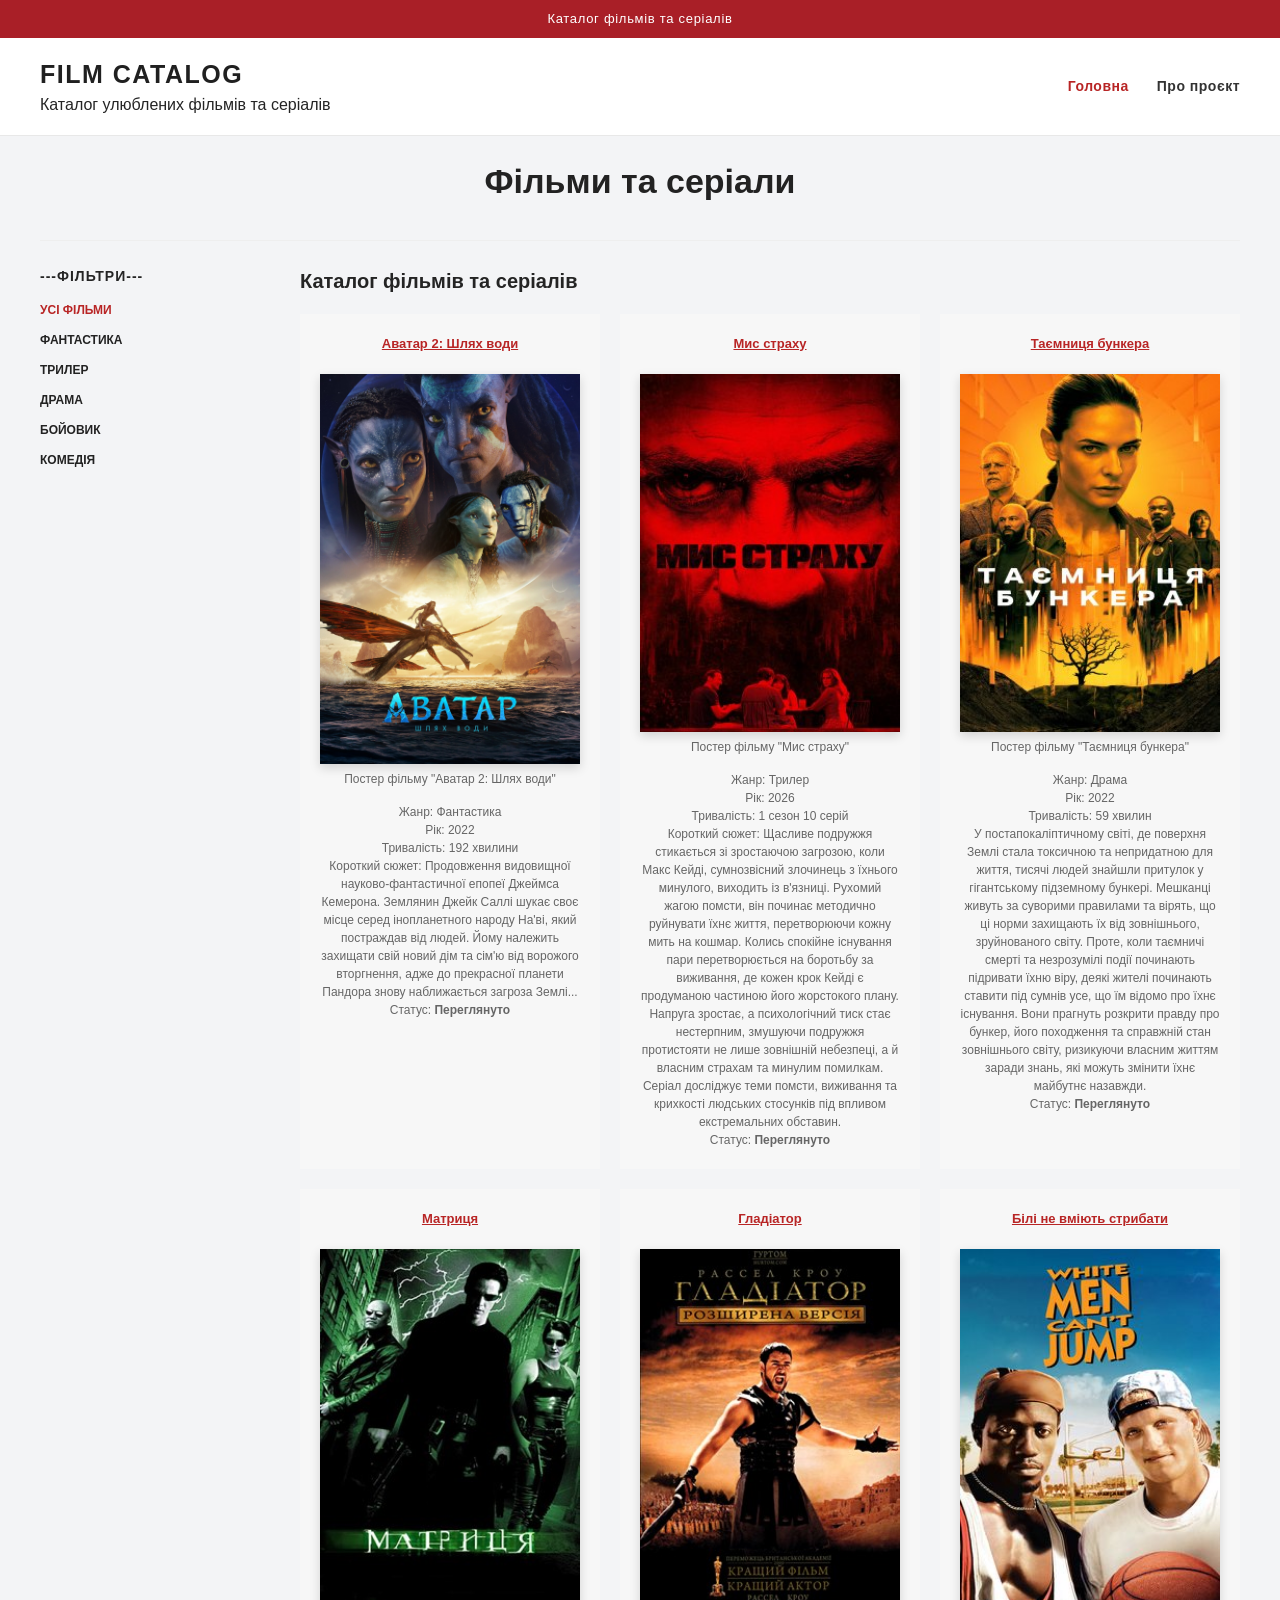
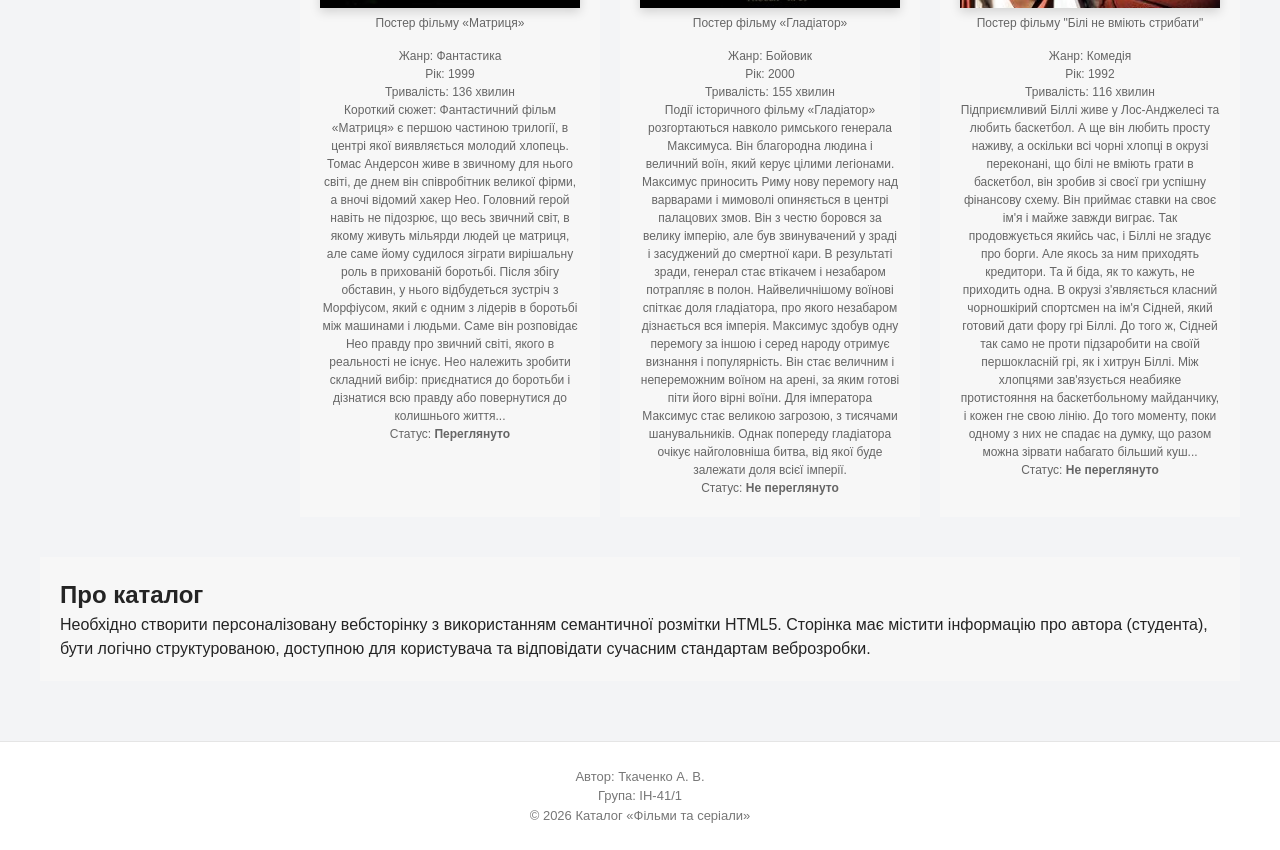
<file: index.html>
﻿<!DOCTYPE html>
<html lang="uk">
<head>
    <meta charset="UTF-8">
    <meta name="viewport" content="width=device-width, initial-scale=1.0">
    <title>Фільми та серіали</title>
    <link rel="stylesheet" href="style.css">
</head>

<body>

    <!-- Верхній банер -->
    <div class="top-bar">
        Каталог фільмів та серіалів
    </div>

    <!-- Шапка -->
    <header class="main-header" id="header">
        <div class="header-container">

            <div>
                <div class="logo">FILM CATALOG</div>
                <p class="header-info">Каталог улюблених фільмів та серіалів</p>
            </div>

            <nav class="top-nav" aria-label="Основна навігація">
    <ul>
        <li><a href="index.html" class="active" aria-current="page">Головна</a></li>
        <li><a href="about.html">Про проєкт</a></li>
    </ul>
</nav>

        </div>
    </header>


    <main id="main">

        <div class="site-container">

            <!-- Заголовок -->
            <section class="page-title-block">
                <h1 class="main-title">Фільми та серіали</h1>
                <p class="breadcrumbs">
                </p>
            </section>

            <div class="content-wrapper">

                <!-- Бічне меню -->
                <aside class="sidebar" id="filters">

                    <h2>---ФІЛЬТРИ---</h2>

                    <ul class="sidebar-menu">

                        <li class="active-category">
                            <a href="#catalog">Усі фільми</a>
                        </li>

                        <li>
                            <a href="#movie-1">Фантастика</a>
                        </li>

                        <li>
                            <a href="#movie-2">Трилер</a>
                        </li>

                        <li>
                            <a href="#movie-3">Драма</a>
                        </li>

                        <li>
                            <a href="#movie-5">Бойовик</a>
                        </li>

                        <li>
                            <a href="#movie-6">Комедія</a>
                        </li>

                    </ul>

                </aside>


                <!-- Каталог -->
                <section class="catalog-section" id="catalog">

                    <h2 class="catalog-title">
                        Каталог фільмів та серіалів
                    </h2>

                    <div class="catalog-grid">


                        <!-- Фільм 1 -->
                        <article class="movie-card" id="movie-1">

                            <header>
                                <h3><a href="details.html?id=movie-1">Аватар 2: Шлях води</a></h3>
                            </header>

                            <figure>
                                <img src="images/1.jpg"
                                   srcset="images/1.jpg 600w"
                                   sizes="(max-width: 600px) 100vw, 600px"
                                   alt="Постер фільму Аватар"
                                   title="Аватар 2: Шлях води"
                                   loading="lazy">

                                <figcaption>
                                    Постер фільму "Аватар 2: Шлях води"
                                </figcaption>
                            </figure>

                            <p>
                                Жанр:
                                <data value="фантастика">Фантастика</data>
                            </p>

                            <p>
                                Рік:
                                <time datetime="2022">2022</time>
                            </p>

                            <p>
                                Тривалість:
                                <data value="192">192 хвилини</data>
                            </p>

                            <p>
                                Короткий сюжет: Продовження видовищної науково-фантастичної епопеї Джеймса Кемерона. Землянин Джейк Саллі шукає своє місце серед інопланетного народу На'ві, який постраждав від людей. Йому належить захищати свій новий дім та сім'ю від ворожого вторгнення, адже до прекрасної планети Пандора знову наближається загроза Землі...
                            </p>

                            <p class="movie-status">
                                Статус:
                                <strong>Переглянуто</strong>
                            </p>

                        </article>


                        <!-- Фільм 2 -->
                        <article class="movie-card" id="movie-2">

                            <header>
                                <h3><a href="details.html?id=movie-2">Мис страху</a></h3>
                            </header>

                            <figure>
                                <img src="images/2.jpg"
                                   srcset="images/2.jpg 600w"
                                   sizes="(max-width: 600px) 100vw, 600px"
                                   alt="Постер фільму Мис страху"
                                   title="Мис страху"
                                   loading="lazy">

                                <figcaption>
                                    Постер фільму "Мис страху"
                                </figcaption>
                            </figure>

                            <p>
                                Жанр:
                                <data value="трилер">Трилер</data>
                            </p>

                            <p>
                                Рік:
                                <time datetime="2026">2026</time>
                            </p>

                            <p>
                                Тривалість:
                                <data value="148">1 сезон 10 серій</data>
                            </p>

                            <p>
                                Короткий сюжет: Щасливе подружжя стикається зі зростаючою загрозою, коли Макс Кейді, сумнозвісний злочинець з їхнього минулого, виходить із в'язниці. Рухомий жагою помсти, він починає методично руйнувати їхнє життя, перетворюючи кожну мить на кошмар. Колись спокійне існування пари перетворюється на боротьбу за виживання, де кожен крок Кейді є продуманою частиною його жорстокого плану. Напруга зростає, а психологічний тиск стає нестерпним, змушуючи подружжя протистояти не лише зовнішній небезпеці, а й власним страхам та минулим помилкам. Серіал досліджує теми помсти, виживання та крихкості людських стосунків під впливом екстремальних обставин.
                            </p>

                            <p class="movie-status">
                                Статус:
                                <strong>Переглянуто</strong>
                            </p>

                        </article>


                        <!-- Фільм 3 -->
                        <article class="movie-card" id="movie-3">

                            <header>
                                <h3><a href="details.html?id=movie-3">Таємниця бункера</a></h3>
                            </header>

                            <figure>
                                <img src="images/3.jpg"
                                    srcset="images/3.jpg 600w"
                                    sizes="(max-width: 600px) 100vw, 600px"
                                    alt="Постер фільму Таємниця бункера"
                                    title="Таємниця бункера"
                                    loading="lazy"
                                >

                                <figcaption>
                                    Постер фільму "Таємниця бункера"
                                </figcaption>
                            </figure>

                            <p>
                                Жанр:
                                <data value="драма">Драма</data>
                            </p>

                            <p>
                                Рік:
                                <time datetime="2022">2022</time>
                            </p>

                            <p>
                                Тривалість:
                                <data value="59">59 хвилин</data>
                            </p>

                            <p>
                                У постапокаліптичному світі, де поверхня Землі стала токсичною та непридатною для життя, тисячі людей знайшли притулок у гігантському підземному бункері. Мешканці живуть за суворими правилами та вірять, що ці норми захищають їх від зовнішнього, зруйнованого світу. Проте, коли таємничі смерті та незрозумілі події починають підривати їхню віру, деякі жителі починають ставити під сумнів усе, що їм відомо про їхнє існування. Вони прагнуть розкрити правду про бункер, його походження та справжній стан зовнішнього світу, ризикуючи власним життям заради знань, які можуть змінити їхнє майбутнє назавжди.
                            </p>

                            <p class="movie-status">
                                Статус:
                                <strong>Переглянуто</strong>
                            </p>

                        </article>


                        <!-- Фільм 4 -->
                        <article class="movie-card" id="movie-4">

                            <header>
                                <h3><a href="details.html?id=movie-4">Матриця</a></h3>
                            </header>

                            <figure>
                                <img src="images/4.jpg"
                                    srcset="images/4.jpg 600w"
                                    sizes="(max-width: 600px) 100vw, 600px"
                                    alt="Постер фільму Матриця"
                                    title="Матриця"
                                    loading="lazy"
                                >

                                <figcaption>
                                    Постер фільму «Матриця»
                                </figcaption>
                            </figure>

                            <p>
                                Жанр:
                                <data value="фантастика">Фантастика</data>
                            </p>

                            <p>
                                Рік:
                                <time datetime="1999">1999</time>
                            </p>

                            <p>
                                Тривалість:
                                <data value="136">136 хвилин</data>
                            </p>

                            <p>
                                Короткий сюжет: Фантастичний фільм «Матриця» є першою частиною трилогії, в центрі якої виявляється молодий хлопець. Томас Андерсон живе в звичному для нього світі, де днем ​​він співробітник великої фірми, а вночі відомий хакер Нео. Головний герой навіть не підозрює, що весь звичний світ, в якому живуть мільярди людей це матриця, але саме йому судилося зіграти вирішальну роль в прихованій боротьбі. Після збігу обставин, у нього відбудеться зустріч з Морфіусом, який є одним з лідерів в боротьбі між машинами і людьми. Саме він розповідає Нео правду про звичний світі, якого в реальності не існує. Нео належить зробити складний вибір: приєднатися до боротьби і дізнатися всю правду або повернутися до колишнього життя...
                            </p>

                            <p class="movie-status">
                                Статус:
                                <strong>Переглянуто</strong>
                            </p>

                        </article>


                        <!-- Фільм 5 -->
                        <article class="movie-card" id="movie-5">

                            <header>
                                <h3><a href="details.html?id=movie-5">Гладіатор</a></h3>
                            </header>

                            <figure>
                                <img
                                    s<img src="images/5.jpg"
                                    srcset="images/5.jpg 600w"
                                    sizes="(max-width: 600px) 100vw, 600px"
                                    alt="Постер фільму Гладіатор"
                                    title="Гладіатор"
                                    loading="lazy"
                                >

                                <figcaption>
                                    Постер фільму «Гладіатор»
                                </figcaption>
                            </figure>

                            <p>
                                Жанр:
                                <data value="бойовик">Бойовик</data>
                            </p>

                            <p>
                                Рік:
                                <time datetime="2000">2000</time>
                            </p>

                            <p>
                                Тривалість:
                                <data value="155">155 хвилин</data>
                            </p>

                            <p>
                                Події історичного фільму «Гладіатор» розгортаються навколо римського генерала Максимуса. Він благородна людина і величний воїн, який керує цілими легіонами. Максимус приносить Риму нову перемогу над варварами і мимоволі опиняється в центрі палацових змов. Він з честю боровся за велику імперію, але був звинувачений у зраді і засуджений до смертної кари. В результаті зради, генерал стає втікачем і незабаром потрапляє в полон.
Найвеличнішому воїнові спіткає доля гладіатора, про якого незабаром дізнається вся імперія. Максимус здобув одну перемогу за іншою і серед народу отримує визнання і популярність. Він стає величним і непереможним воїном на арені, за яким готові піти його вірні воїни. Для імператора Максимус стає великою загрозою, з тисячами шанувальників. Однак попереду гладіатора очікує найголовніша битва, від якої буде залежати доля всієї імперії.
                            </p>

                            <p class="movie-status">
                                Статус:
                                <strong>Не переглянуто</strong>
                            </p>

                        </article>


                        <!-- Фільм 6 -->
                        <article class="movie-card" id="movie-6">

                            <header>
                                <h3><a href="details.html?id=movie-6">Білі не вміють стрибати</a></h3>
                            </header>

                            <figure>
                                <img src="images/6.jpg"
                                    srcset="images/6.jpg 600w"
                                    sizes="(max-width: 600px) 100vw, 600px"
                                    alt="Постер фільму Білі не вміють стрибати"
                                    title="Білі не вміють стрибати"
                                    loading="lazy"
                                >

                                <figcaption>
                                    Постер фільму "Білі не вміють стрибати"
                                </figcaption>
                            </figure>

                            <p>
                                Жанр:
                                <data value="комедія">Комедія</data>
                            </p>

                            <p>
                                Рік:
                                <time datetime="1992">1992</time>
                            </p>

                            <p>
                                Тривалість:
                                <data value="116">116 хвилин</data>
                            </p>

                            <p>
                                Підприємливий Біллі живе у Лос-Анджелесі та любить баскетбол. А ще він любить просту наживу, а оскільки всі чорні хлопці в окрузі переконані, що білі не вміють грати в баскетбол, він зробив зі своєї гри успішну фінансову схему. Він приймає ставки на своє ім'я і майже завжди виграє. Так продовжується якийсь час, і Біллі не згадує про борги. Але якось за ним приходять кредитори. Та й біда, як то кажуть, не приходить одна. В окрузі з'являється класний чорношкірий спортсмен на ім'я Сідней, який готовий дати фору грі Біллі. До того ж, Сідней так само не проти підзаробити на своїй першокласній грі, як і хитрун Біллі. Між хлопцями зав'язується неабияке протистояння на баскетбольному майданчику, і кожен гне свою лінію. До того моменту, поки одному з них не спадає на думку, що разом можна зірвати набагато більший куш...
                            </p>

                            <p class="movie-status">
                                Статус:
                                <strong>Не переглянуто</strong>
                            </p>

                        </article>

                    </div>

                </section>

            </div>

            <aside class="about-section" id="about">

                <h2>Про каталог</h2>

                <p>
                    Необхідно створити персоналізовану вебсторінку з використанням семантичної розмітки HTML5. Сторінка має містити інформацію про автора (студента), бути логічно структурованою, доступною для користувача та відповідати сучасним стандартам веброзробки.
                </p>

            </aside>

        </div>

    </main>

    <footer class="main-footer" id="footer">

        <p>Автор: Ткаченко А. В.</p>

        <p>Група: ІН-41/1</p>

        <p>
            &copy;
            <time datetime="2026">2026</time>
            Каталог «Фільми та серіали»
        </p>

    </footer>

</body>
</html>
</file>
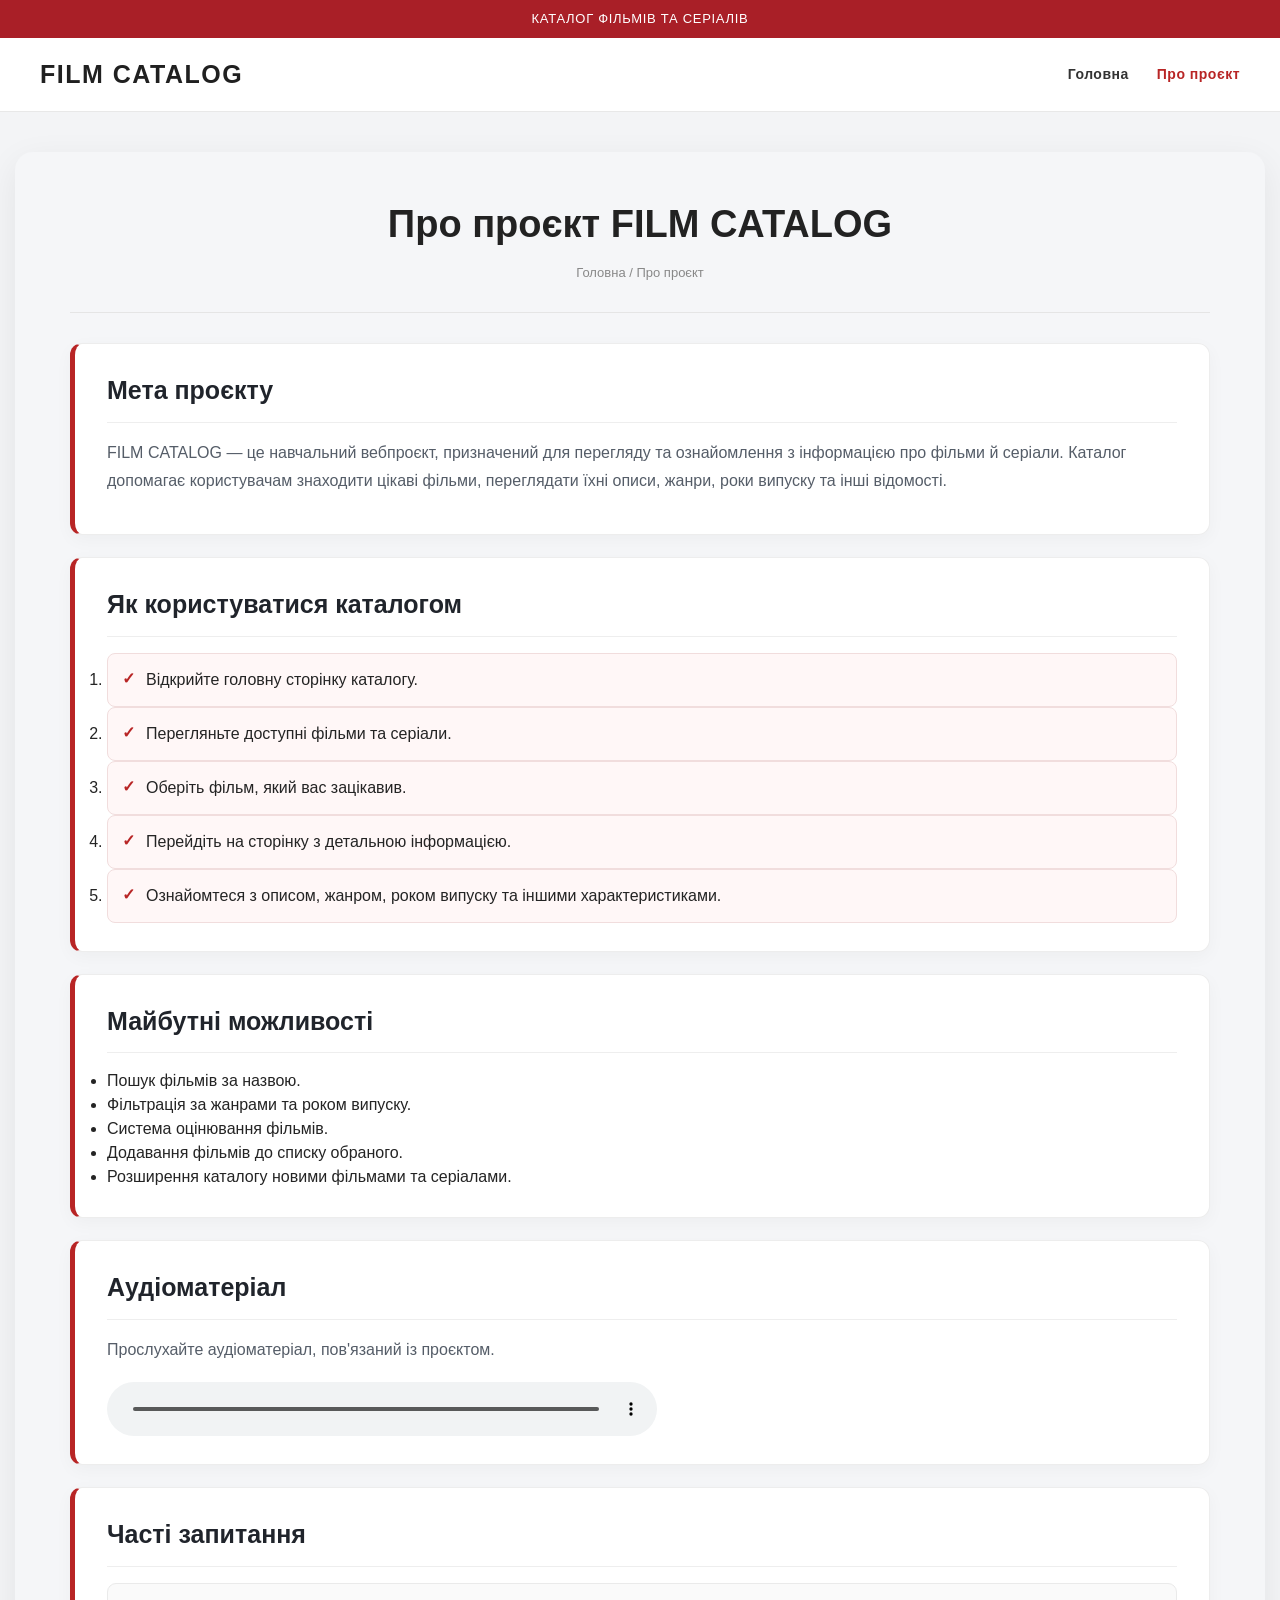
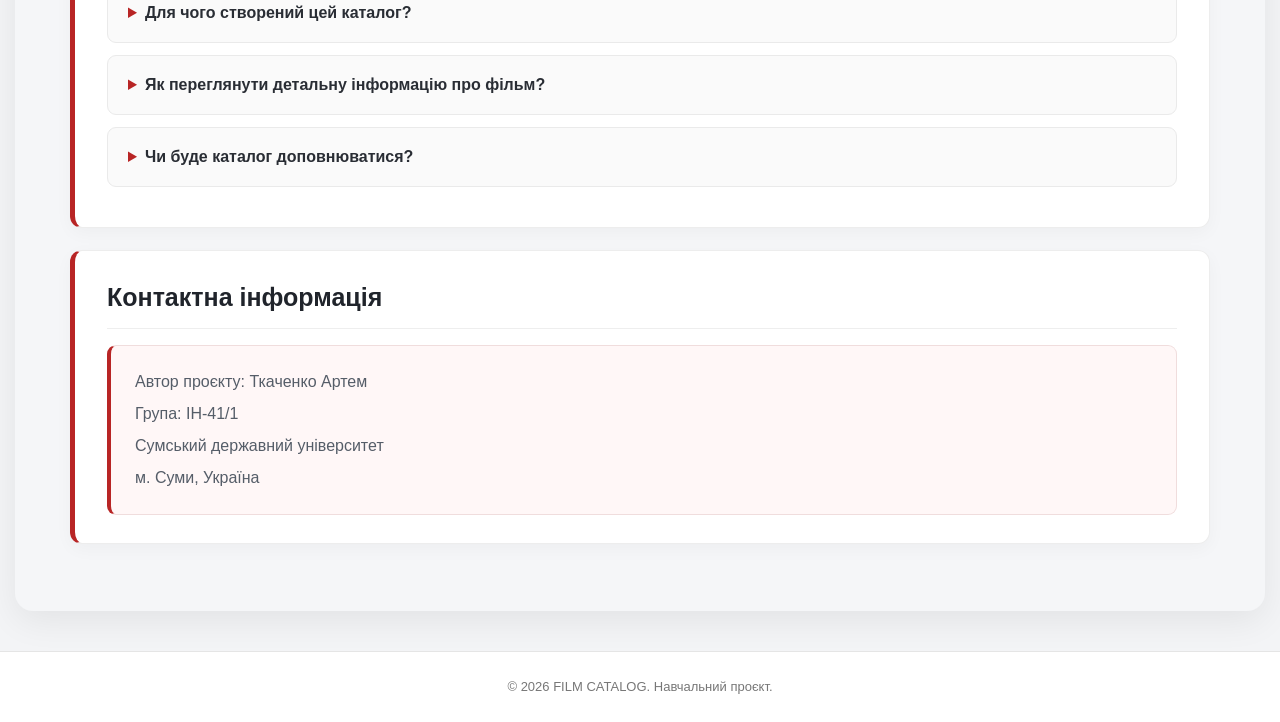
<file: about.html>
﻿<!DOCTYPE html>
<html lang="uk">
<head>
    <meta charset="UTF-8">
    <meta name="viewport" content="width=device-width, initial-scale=1.0">
    <meta name="description" content="Інформація про навчальний проєкт FILM CATALOG — каталог фільмів та серіалів.">
    <title>Про проєкт — FILM CATALOG</title>
    <link rel="icon" href="favicon.ico" type="image/x-icon">
    <link rel="stylesheet" href="style.css">
</head>
<body>

    <div class="top-bar">КАТАЛОГ ФІЛЬМІВ ТА СЕРІАЛІВ</div>

    <header class="main-header">
        <div class="header-container">
            <p class="logo">FILM CATALOG</p>

            <nav class="top-nav" aria-label="Основна навігація">
                <ul>
                    <li><a href="index.html">Головна</a></li>
                    <li><a href="about.html" class="active" aria-current="page">Про проєкт</a></li>
                </ul>
            </nav>
        </div>
    </header>

    <main class="site-container">
        <section class="page-title-block">
            <h1 class="main-title">Про проєкт FILM CATALOG</h1>
            <p class="breadcrumbs">Головна / Про проєкт</p>
        </section>

        <section>
            <h2>Мета проєкту</h2>
            <p>
                FILM CATALOG — це навчальний вебпроєкт, призначений для
                перегляду та ознайомлення з інформацією про фільми й серіали.
                Каталог допомагає користувачам знаходити цікаві фільми,
                переглядати їхні описи, жанри, роки випуску та інші відомості.
            </p>
        </section>

        <section>
            <h2>Як користуватися каталогом</h2>
            <ol>
                <li>Відкрийте головну сторінку каталогу.</li>
                <li>Перегляньте доступні фільми та серіали.</li>
                <li>Оберіть фільм, який вас зацікавив.</li>
                <li>Перейдіть на сторінку з детальною інформацією.</li>
                <li>Ознайомтеся з описом, жанром, роком випуску та іншими характеристиками.</li>
            </ol>
        </section>

        <section>
            <h2>Майбутні можливості</h2>
            <ul>
                <li>Пошук фільмів за назвою.</li>
                <li>Фільтрація за жанрами та роком випуску.</li>
                <li>Система оцінювання фільмів.</li>
                <li>Додавання фільмів до списку обраного.</li>
                <li>Розширення каталогу новими фільмами та серіалами.</li>
            </ul>
        </section>

        <section>
            <h2>Аудіоматеріал</h2>
            <p>Прослухайте аудіоматеріал, пов'язаний із проєктом.</p>
            <audio controls preload="metadata">
                <source src="media/audioo.mp3" type="audio/mpeg">
                Ваш браузер не підтримує відтворення аудіо.
            </audio>
        </section>

        <section>
            <h2>Часті запитання</h2>

            <details name="faq">
                <summary>Для чого створений цей каталог?</summary>
                <p>Каталог створений для перегляду інформації про фільми та серіали.</p>
            </details>

            <details name="faq">
                <summary>Як переглянути детальну інформацію про фільм?</summary>
                <p>На головній сторінці потрібно обрати назву фільму та перейти за посиланням.</p>
            </details>

            <details name="faq">
                <summary>Чи буде каталог доповнюватися?</summary>
                <p>Так, у майбутньому планується додавання нових фільмів і додаткових можливостей.</p>
            </details>
        </section>

        <section>
            <h2>Контактна інформація</h2>
            <address>
                Автор проєкту: Ткаченко Артем<br>
                Група: ІН-41/1<br>
                Сумський державний університет<br>
                м. Суми, Україна
            </address>
        </section>
    </main>

    <footer class="main-footer">
        <p>© 2026 FILM CATALOG. Навчальний проєкт.</p>
    </footer>

</body>
</html>
</file>
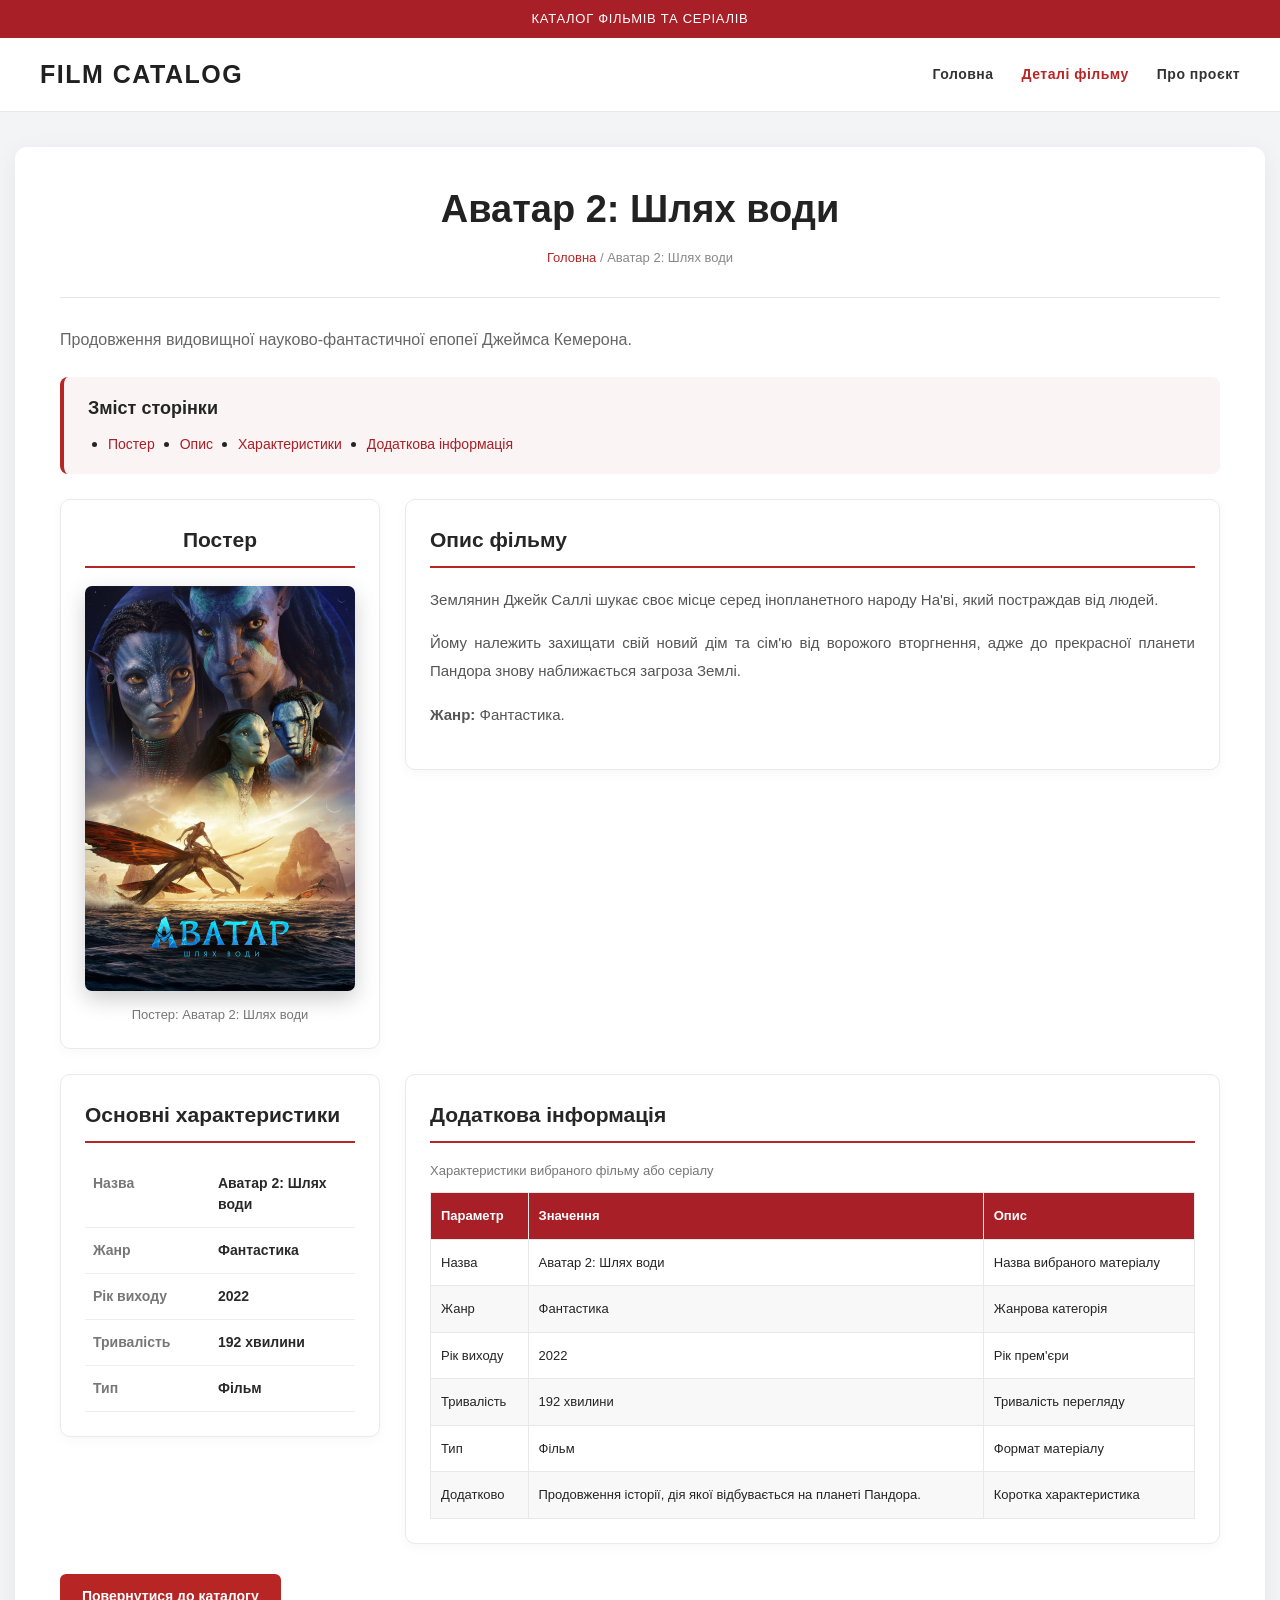
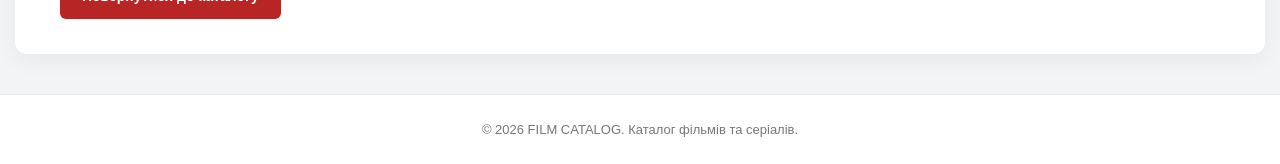
<file: details.html>
﻿<!DOCTYPE html>
<html lang="uk">
<head>
    <meta charset="UTF-8">
    <meta name="viewport" content="width=device-width, initial-scale=1.0">
    <meta name="description" content="Детальна інформація про фільми та серіали каталогу FILM CATALOG.">
    <title>Деталі фільму | FILM CATALOG</title>
    <link rel="icon" href="favicon.ico" type="image/x-icon">
    <link rel="stylesheet" href="style.css">
</head>
<body>
    <div class="top-bar">КАТАЛОГ ФІЛЬМІВ ТА СЕРІАЛІВ</div>

    <header class="main-header">
        <div class="header-container">
            <p class="logo">FILM CATALOG</p>
            <nav class="top-nav" aria-label="Основна навігація">
                <ul>
                    <li><a href="index.html">Головна</a></li>
                    <li><a href="details.html" class="active" aria-current="page">Деталі фільму</a></li>
                    <li><a href="about.html">Про проєкт</a></li>
                </ul>
            </nav>
        </div>
    </header>

    <main class="site-container">
        <section class="page-title-block">
            <h1 class="main-title" id="movie-title">Назва фільму</h1>
            <nav class="breadcrumbs" aria-label="Навігаційний ланцюжок">
                <a href="index.html">Головна</a> / <span id="breadcrumb-title">Деталі фільму</span>
            </nav>
        </section>

        <article>
            <header id="intro">
                <p id="movie-intro">Детальна інформація про вибраний фільм або серіал.</p>
            </header>

            <nav aria-label="Навігація сторінкою">
                <h2>Зміст сторінки</h2>
                <ul>
                    <li><a href="#poster">Постер</a></li>
                    <li><a href="#description">Опис</a></li>
                    <li><a href="#information">Характеристики</a></li>
                    <li><a href="#versions">Додаткова інформація</a></li>
                </ul>
            </nav>

            <section id="poster">
                <h2>Постер</h2>
                <figure>
                    <picture>
                        <source id="poster-png" srcset="images/1.png" type="image/png">
                        <img id="movie-poster" src="images/1.jpg" alt="Постер фільму" width="300" height="450" fetchpriority="high">
                    </picture>
                    <figcaption id="poster-caption">Постер фільму з каталогу</figcaption>
                </figure>
            </section>

            <section id="description">
                <h2>Опис фільму</h2>
                <p id="description-one"></p>
                <p id="description-two"></p>
                <p><strong>Жанр:</strong> <span id="movie-genre"></span>.</p>
            </section>

            <section id="information">
                <h2>Основні характеристики</h2>
                <dl>
                    <dt>Назва</dt>
                    <dd id="info-title"></dd>
                    <dt>Жанр</dt>
                    <dd id="info-genre"></dd>
                    <dt>Рік виходу</dt>
                    <dd id="info-year"></dd>
                    <dt>Тривалість</dt>
                    <dd id="info-duration"></dd>
                    <dt>Тип</dt>
                    <dd id="info-type"></dd>
                </dl>
            </section>

            <section id="versions">
                <h2>Додаткова інформація</h2>
                <table>
                    <caption>Характеристики вибраного фільму або серіалу</caption>
                    <thead>
                        <tr>
                            <th scope="col">Параметр</th>
                            <th scope="col">Значення</th>
                            <th scope="col">Опис</th>
                        </tr>
                    </thead>
                    <tbody id="movie-table">
                    </tbody>
                </table>
            </section>
        </article>

        <p><a href="index.html">Повернутися до каталогу</a></p>
    </main>

    <footer class="main-footer">
        <p>© 2026 FILM CATALOG. Каталог фільмів та серіалів.</p>
    </footer>

    <script>
        const movies = {
            "movie-1": {
                title: "Аватар 2: Шлях води",
                image: "images/1.jpg",
                png: "images/1.png",
                genre: "Фантастика",
                year: "2022",
                duration: "192 хвилини",
                type: "Фільм",
                intro: "Продовження видовищної науково-фантастичної епопеї Джеймса Кемерона.",
                description1: "Землянин Джейк Саллі шукає своє місце серед інопланетного народу На'ві, який постраждав від людей.",
                description2: "Йому належить захищати свій новий дім та сім'ю від ворожого вторгнення, адже до прекрасної планети Пандора знову наближається загроза Землі.",
                extra: "Продовження історії, дія якої відбувається на планеті Пандора."
            },
            "movie-2": {
                title: "Мис страху",
                image: "images/2.jpg",
                png: "images/2.png",
                genre: "Трилер",
                year: "2026",
                duration: "1 сезон 10 серій",
                type: "Серіал",
                intro: "Психологічний трилер про подружжя, минуле якого повертається у вигляді небезпечної загрози.",
                description1: "Щасливе подружжя стикається зі зростаючою загрозою, коли Макс Кейді, сумнозвісний злочинець з їхнього минулого, виходить із в'язниці.",
                description2: "Рухомий жагою помсти, він починає методично руйнувати їхнє життя. Напруга зростає, змушуючи подружжя протистояти власним страхам та минулим помилкам.",
                extra: "Сюжет досліджує теми помсти, виживання та людських стосунків."
            },
            "movie-3": {
                title: "Таємниця бункера",
                image: "images/3.jpg",
                png: "images/3.png",
                genre: "Драма",
                year: "2022",
                duration: "59 хвилин",
                type: "Фільм",
                intro: "Драматична історія, представлена в каталозі.",
                description1: "Події розгортаються навколо загадкового бункера, який приховує важливі таємниці.",
                description2: "Героям доводиться поступово розкривати обставини подій та приймати непрості рішення.",
                extra: "Жанрова категорія — драма."
            },
            "movie-4": {
                title: "Матриця",
                image: "images/4.jpg",
                png: "images/4.png",
                genre: "Фантастика",
                year: "1999",
                duration: "136 хвилин",
                type: "Фільм",
                intro: "Науково-фантастичний фільм про реальність, технології та людську свідомість.",
                description1: "Програміст Томас Андерсон веде подвійне життя, а згодом дізнається, що звичний світ не є таким, яким здається.",
                description2: "Перед ним постає вибір: залишитися в ілюзії або дізнатися правду про світ, у якому він живе.",
                extra: "Фільм порушує питання природи реальності та свободи вибору."
            },
            "movie-5": {
                title: "Гладіатор",
                image: "images/5.jpg",
                png: "images/5.png",
                genre: "Бойовик",
                year: "2000",
                duration: "155 хвилин",
                type: "Фільм",
                intro: "Історичний фільм про боротьбу, честь і прагнення до справедливості.",
                description1: "Римський полководець Максимус після зради втрачає своє становище та свободу.",
                description2: "Ставши гладіатором, він прагне відновити справедливість і помститися за зруйноване життя.",
                extra: "У центрі сюжету — боротьба головного героя за честь і справедливість."
            },
            "movie-6": {
                title: "Білі не вміють стрибати",
                image: "images/6.jpg",
                png: "images/6.png",
                genre: "Комедія",
                year: "1992",
                duration: "116 хвилин",
                type: "Фільм",
                intro: "Спортивна комедія, присвячена баскетболу та взаєминам людей.",
                description1: "Історія розповідає про гравців у вуличний баскетбол, які об'єднуються заради спільної мети.",
                description2: "Герої використовують свої спортивні навички, почуття гумору та хитрість, щоб досягти успіху.",
                extra: "Фільм поєднує спортивні змагання, комедійні ситуації та історію партнерства."
            }
        };

        const params = new URLSearchParams(window.location.search);
        const movieId = params.get("id") || "movie-1";
        const movie = movies[movieId] || movies["movie-1"];

        document.title = movie.title + " — детальна інформація | FILM CATALOG";
        document.querySelector('meta[name="description"]').content = "Детальна інформація про " + movie.title + ": опис, жанр, рік виходу та тривалість.";
        document.getElementById("movie-title").textContent = movie.title;
        document.getElementById("breadcrumb-title").textContent = movie.title;
        document.getElementById("movie-intro").textContent = movie.intro;
        document.getElementById("movie-poster").src = movie.image;
        document.getElementById("movie-poster").alt = "Постер: " + movie.title;
        document.getElementById("poster-png").srcset = movie.png;
        document.getElementById("poster-caption").textContent = "Постер: " + movie.title;
        document.getElementById("description-one").textContent = movie.description1;
        document.getElementById("description-two").textContent = movie.description2;
        document.getElementById("movie-genre").textContent = movie.genre;

        document.getElementById("info-title").textContent = movie.title;
        document.getElementById("info-genre").textContent = movie.genre;
        document.getElementById("info-year").textContent = movie.year;
        document.getElementById("info-duration").textContent = movie.duration;
        document.getElementById("info-type").textContent = movie.type;

        const rows = [
            ["Назва", movie.title, "Назва вибраного матеріалу"],
            ["Жанр", movie.genre, "Жанрова категорія"],
            ["Рік виходу", movie.year, "Рік прем'єри"],
            ["Тривалість", movie.duration, "Тривалість перегляду"],
            ["Тип", movie.type, "Формат матеріалу"],
            ["Додатково", movie.extra, "Коротка характеристика"]
        ];

        const tableBody = document.getElementById("movie-table");

        rows.forEach(function(row) {
            const tr = document.createElement("tr");

            row.forEach(function(value) {
                const td = document.createElement("td");
                td.textContent = value;
                tr.appendChild(td);
            });

            tableBody.appendChild(tr);
        });
    </script>
</body>
</html>
</file>
<file: style.css>
﻿/* Загальні налаштування */
* {
    box-sizing: border-box;
    margin: 0;
    padding: 0;
}

body {
    font-family: 'Segoe UI', Arial, sans-serif;
    color: #222;
    background-color: #ffffff;
    line-height: 1.5;
}

/* Верхній червоний банер */
.top-bar {
    background-color: #b82525;
    color: #ffffff;
    text-align: center;
    padding: 6px 15px;
    font-size: 13px;
    font-weight: 500;
}

/* Шапка та навігація */
.main-header {
    border-bottom: 1px solid #e5e5e5;
    padding: 15px 40px;
}

.header-container {
    display: flex;
    justify-content: space-between;
    align-items: center;
    max-width: 1400px;
    margin: 0 auto;
}

.logo {
    font-size: 22px;
    font-weight: 900;
    letter-spacing: 1px;
}

.top-nav ul {
    display: flex;
    list-style: none;
    gap: 15px;
}

.top-nav a {
    text-decoration: none;
    color: #111;
    font-size: 12px;
    font-weight: 700;
    letter-spacing: 0.5px;
}

.top-nav a.active,
.top-nav a:hover {
    color: #b82525;
}

/* Контейнер сторінки */
.site-container {
    max-width: 1400px;
    margin: 0 auto;
    padding: 20px 40px;
}

/* Заголовок сторінки */
.page-title-block {
    text-align: center;
    margin-bottom: 30px;
}

.main-title {
    font-size: 26px;
    font-weight: 800;
    margin-bottom: 8px;
}

.breadcrumbs {
    font-size: 13px;
    color: #777;
}

/* Двоколонкова структура */
.content-wrapper {
    display: flex;
    gap: 40px;
    align-items: flex-start;
}

/* Бічне меню */
.sidebar {
    width: 220px;
    flex-shrink: 0;
}

.sidebar h2 {
    font-size: 14px;
    margin-bottom: 10px;
    letter-spacing: 1px;
}

.sidebar-menu {
    list-style: none;
}

.sidebar-menu li {
    margin-bottom: 6px;
}

.sidebar-menu a {
    text-decoration: none;
    color: #222;
    font-size: 12px;
    font-weight: 700;
    text-transform: uppercase;
}

.sidebar-menu a:hover,
.sidebar-menu .active-category > a {
    color: #b82525;
}

.sub-menu {
    list-style: none;
    padding-left: 10px;
    margin-top: 5px;
}

.sub-menu li {
    margin-bottom: 4px;
}

.sub-menu a {
    font-weight: 400;
    text-transform: none;
    color: #555;
}

/* Каталог */
.catalog-section {
    flex: 1;
    min-width: 0;
}

.catalog-title {
    font-size: 20px;
    margin-bottom: 18px;
}

.catalog-grid {
    display: grid;
    grid-template-columns: repeat(3, minmax(0, 1fr));
    gap: 20px;
    width: 100%;
}

/* Картки фільмів */
.movie-card {
    background-color: #f7f7f7;
    padding: 20px;
    display: flex;
    flex-direction: column;
    align-items: center;
    text-align: center;
    min-width: 0;
}

.movie-card header {
    width: 100%;
    margin-bottom: 12px;
}

.movie-card h3 {
    font-size: 13px;
    font-weight: 600;
    color: #333;
    margin-bottom: 8px;
}

.movie-card img {
    width: 100%;
    height: auto;
    display: block;
    box-shadow: 0 4px 10px rgba(0, 0, 0, 0.15);
}

.movie-card figure {
    width: 100%;
    margin: 0 0 15px;
}

.movie-card figcaption {
    font-size: 12px;
    color: #666;
    margin-top: 6px;
}

/* Інформація в картках */
.movie-card p,
.movie-card li {
    font-size: 12px;
    color: #666;
}

.movie-card a {
    color: #b82525;
}

/* Блок про каталог */
.about-section {
    margin-top: 40px;
    padding: 20px;
    background: #f7f7f7;
}

/* Підвал */
.main-footer {
    border-top: 1px solid #e5e5e5;
    text-align: center;
    padding: 20px;
    margin-top: 40px;
    font-size: 13px;
    color: #666;
}

/* Адаптація */
@media (max-width: 1000px) {
    .content-wrapper {
        gap: 25px;
    }

    .catalog-grid {
        grid-template-columns: repeat(2, minmax(0, 1fr));
    }
}

@media (max-width: 650px) {
    .main-header {
        padding: 15px 20px;
    }

    .header-container {
        flex-direction: column;
        gap: 15px;
    }

    .site-container {
        padding: 20px;
    }

    .content-wrapper {
        flex-direction: column;
    }

    .sidebar {
        width: 100%;
    }

    .sidebar-menu {
        display: flex;
        flex-wrap: wrap;
        gap: 10px 15px;
    }

    .catalog-grid {
        grid-template-columns: 1fr;
    }
}

body {
    background: #f3f4f6;
    color: #242424;
    font-family: 'Segoe UI', Arial, sans-serif;
}

.top-bar {
    background: #a91f27;
    color: #fff;
    padding: 9px 15px;
    font-size: 13px;
    letter-spacing: 0.7px;
}

.main-header {
    background: #fff;
    border-bottom: 1px solid #e8e8e8;
    padding: 18px 40px;
}

.logo {
    color: #202020;
    font-size: 25px;
    font-weight: 900;
    letter-spacing: 1.5px;
}

.top-nav ul {
    display: flex;
    align-items: center;
    gap: 28px;
}

.top-nav a {
    color: #333;
    font-size: 14px;
    font-weight: 700;
    transition: color 0.2s ease;
}

.top-nav a.active,
.top-nav a:hover {
    color: #b82525;
}

main.site-container {
    max-width: 1250px;
    margin: 35px auto;
    padding: 35px 45px;
    background: #fff;
    border-radius: 12px;
    box-shadow: 0 5px 25px rgba(0, 0, 0, 0.06);
}

.page-title-block {
    padding-bottom: 25px;
    margin-bottom: 25px;
    border-bottom: 1px solid #eee;
}

.main-title {
    color: #222;
    font-size: 34px;
    font-weight: 800;
}

.breadcrumbs {
    color: #888;
    font-size: 13px;
}

.breadcrumbs a {
    color: #b82525;
    text-decoration: none;
}

main.site-container > article {
    display: grid;
    grid-template-columns: 320px minmax(0, 1fr);
    grid-template-areas:
        "intro intro"
        "navigation navigation"
        "poster description"
        "information versions";
    gap: 25px;
    align-items: start;
}

main.site-container > article > header {
    grid-area: intro;
    color: #666;
    font-size: 16px;
}

main.site-container > article > nav {
    grid-area: navigation;
    background: #faf4f4;
    border-left: 4px solid #b82525;
    border-radius: 8px;
    padding: 18px 24px;
}

main.site-container > article > nav h2 {
    font-size: 18px;
    margin-bottom: 10px;
}

main.site-container > article > nav ul {
    display: flex;
    flex-wrap: wrap;
    gap: 12px 25px;
    padding-left: 20px;
}

main.site-container > article > nav a {
    color: #a91f27;
    text-decoration: none;
    font-size: 14px;
}

main.site-container > article > nav a:hover {
    text-decoration: underline;
}

main.site-container > article > section {
    background: #fff;
    border: 1px solid #eaeaea;
    border-radius: 10px;
    padding: 24px;
    box-shadow: 0 3px 12px rgba(0, 0, 0, 0.035);
    min-width: 0;
}

#poster {
    grid-area: poster;
    text-align: center;
}

#description {
    grid-area: description;
}

#information {
    grid-area: information;
}

#versions {
    grid-area: versions;
}

main.site-container > article > section h2 {
    font-size: 21px;
    margin-bottom: 18px;
    color: #262626;
    padding-bottom: 10px;
    border-bottom: 2px solid #b82525;
}

#description p {
    color: #555;
    font-size: 15px;
    line-height: 1.85;
    margin-bottom: 16px;
    text-align: justify;
}

#poster figure {
    margin: 0;
}

#poster picture {
    display: block;
}

#poster img {
    display: block;
    width: 100%;
    max-width: 280px;
    height: auto;
    margin: 0 auto;
    border-radius: 7px;
    box-shadow: 0 8px 22px rgba(0, 0, 0, 0.2);
}

#poster figcaption {
    margin-top: 14px;
    color: #777;
    font-size: 13px;
}

#information dl {
    display: grid;
    grid-template-columns: 125px minmax(0, 1fr);
    gap: 0;
}

#information dt,
#information dd {
    padding: 12px 8px;
    border-bottom: 1px solid #eee;
    font-size: 14px;
}

#information dt {
    color: #777;
    font-weight: 600;
}

#information dd {
    color: #292929;
    font-weight: 600;
}

#versions table {
    width: 100%;
    border-collapse: collapse;
    font-size: 13px;
}

#versions caption {
    caption-side: top;
    text-align: left;
    color: #777;
    font-size: 13px;
    padding-bottom: 12px;
}

#versions th,
#versions td {
    padding: 13px 10px;
    border: 1px solid #e8e8e8;
    text-align: left;
}

#versions thead {
    background: #a91f27;
    color: #fff;
}

#versions tbody tr:nth-child(even) {
    background: #f8f8f8;
}

#versions tbody tr:hover {
    background: #fff0f0;
}

main.site-container > p {
    margin-top: 30px;
}

main.site-container > p a {
    display: inline-block;
    background: #b82525;
    color: #fff;
    padding: 12px 22px;
    border-radius: 6px;
    text-decoration: none;
    font-size: 14px;
    font-weight: 700;
}

main.site-container > p a:hover {
    background: #8e1b21;
}

.main-footer {
    background: #fff;
    border-top: 1px solid #e5e5e5;
    color: #777;
    padding: 25px;
    margin-top: 40px;
}

@media (max-width: 850px) {
    main.site-container {
        margin: 20px;
        padding: 25px;
    }

    main.site-container > article {
        grid-template-columns: 260px minmax(0, 1fr);
    }
}

@media (max-width: 650px) {
    .main-header {
        padding: 15px 20px;
    }

    .header-container {
        flex-direction: column;
        gap: 15px;
    }

    .top-nav ul {
        flex-wrap: wrap;
        justify-content: center;
        gap: 12px;
    }

    main.site-container {
        margin: 12px;
        padding: 20px 15px;
    }

    .main-title {
        font-size: 27px;
    }

    main.site-container > article {
        display: flex;
        flex-direction: column;
    }

    main.site-container > article > section,
    main.site-container > article > nav {
        width: 100%;
    }

    main.site-container > article > nav ul {
        flex-direction: column;
        gap: 8px;
    }

    #poster {
        align-self: center;
    }

    #poster img {
        max-width: 240px;
    }

    #information dl {
        grid-template-columns: 110px minmax(0, 1fr);
    }
}


main.site-container:has(> section:not(.page-title-block)) {
    max-width: 1250px;
    margin: 40px auto;
    padding: 45px 55px;
    background: #f5f6f8;
    border-radius: 18px;
    box-shadow: 0 10px 35px rgba(0, 0, 0, 0.07);
}

main.site-container > .page-title-block {
    text-align: center;
    padding: 5px 0 30px;
    margin-bottom: 30px;
    border-bottom: 1px solid #e5e5e5;
}

main.site-container > .page-title-block .main-title {
    font-size: 38px;
    line-height: 1.2;
    margin-bottom: 15px;
}

main.site-container > section:not(.page-title-block) {
    position: relative;
    background: #fff;
    padding: 28px 32px;
    margin-bottom: 22px;
    border: 1px solid #ededed;
    border-left: 5px solid #b82525;
    border-radius: 12px;
    box-shadow: 0 5px 18px rgba(0, 0, 0, 0.035);
    transition: transform 0.2s ease, box-shadow 0.2s ease;
}

main.site-container > section:not(.page-title-block):hover {
    transform: translateY(-3px);
    box-shadow: 0 9px 24px rgba(0, 0, 0, 0.07);
}

main.site-container > section:not(.page-title-block) h2 {
    color: #20242b;
    font-size: 25px;
    margin: 0 0 16px;
    padding-bottom: 12px;
    border-bottom: 1px solid #eeeeee;
}

main.site-container > section:not(.page-title-block) p {
    color: #555d68;
    line-height: 1.8;
    margin-bottom: 10px;
}

main.site-container > section:first-of-type:not(.page-title-block) {
    background: linear-gradient(135deg, #fff 0%, #fff5f5 100%);
}

main.site-container > section:nth-of-type(3) ul {
    list-style: none;
    padding: 0;
    margin: 0;
    display: grid;
    grid-template-columns: repeat(2, minmax(0, 1fr));
    gap: 12px;
}

main.site-container > section:nth-of-type(3) li {
    position: relative;
    background: #fff7f7;
    border: 1px solid #f1dddd;
    border-radius: 8px;
    padding: 14px 15px 14px 38px;
    line-height: 1.5;
}

main.site-container > section:nth-of-type(3) li::before {
    content: "✓";
    position: absolute;
    left: 14px;
    top: 13px;
    color: #b82525;
    font-weight: 800;
}

main.site-container > section:nth-of-type(2) ol {
    counter-reset: steps;
    list-style: none;
    padding: 0;
    margin: 0;
}

main.site-container > section:nth-of-type(2) li {
    counter-increment: steps;
    display: flex;
    align-items: center;
    gap: 15px;
    padding: 12px 0;
    border-bottom: 1px solid #f0f0f0;
    color: #4b515a;
    line-height: 1.5;
}

main.site-container > section:nth-of-type(2) li::before {
    content: counter(steps);
    flex: 0 0 34px;
    height: 34px;
    display: grid;
    place-items: center;
    background: #b82525;
    color: #fff;
    border-radius: 50%;
    font-weight: 700;
}

main.site-container audio {
    display: block;
    width: 100%;
    max-width: 550px;
    margin-top: 18px;
}

main.site-container details {
    background: #fafafa;
    border: 1px solid #eaeaea;
    border-radius: 9px;
    margin: 12px 0;
    padding: 17px 20px;
    transition: background 0.2s ease, border-color 0.2s ease;
}

main.site-container details[open] {
    background: #fff7f7;
    border-color: #e7bcbc;
}

main.site-container details summary {
    cursor: pointer;
    color: #292d34;
    font-weight: 700;
    line-height: 1.5;
}

main.site-container details summary::marker {
    color: #b82525;
}

main.site-container details p {
    margin: 14px 0 0;
    padding-top: 12px;
    border-top: 1px solid #eeeeee;
}

main.site-container address {
    padding: 20px 24px;
    background: #fff7f7;
    border-radius: 9px;
    border: 1px solid #f0dddd;
    border-left: 4px solid #b82525;
    color: #555d68;
    font-style: normal;
    line-height: 2;
}

@media (max-width: 850px) {
    main.site-container:has(> section:not(.page-title-block)) {
        margin: 20px;
        padding: 30px 25px;
    }

    main.site-container > section:nth-of-type(3) ul {
        grid-template-columns: 1fr;
    }
}

@media (max-width: 650px) {
    main.site-container:has(> section:not(.page-title-block)) {
        margin: 12px;
        padding: 20px 14px;
        border-radius: 12px;
    }

    main.site-container > .page-title-block .main-title {
        font-size: 28px;
    }

    main.site-container > section:not(.page-title-block) {
        padding: 22px 18px;
    }

    main.site-container > section:not(.page-title-block) h2 {
        font-size: 21px;
    }

    main.site-container > section:nth-of-type(2) li {
        align-items: flex-start;
    }
}
</file>
